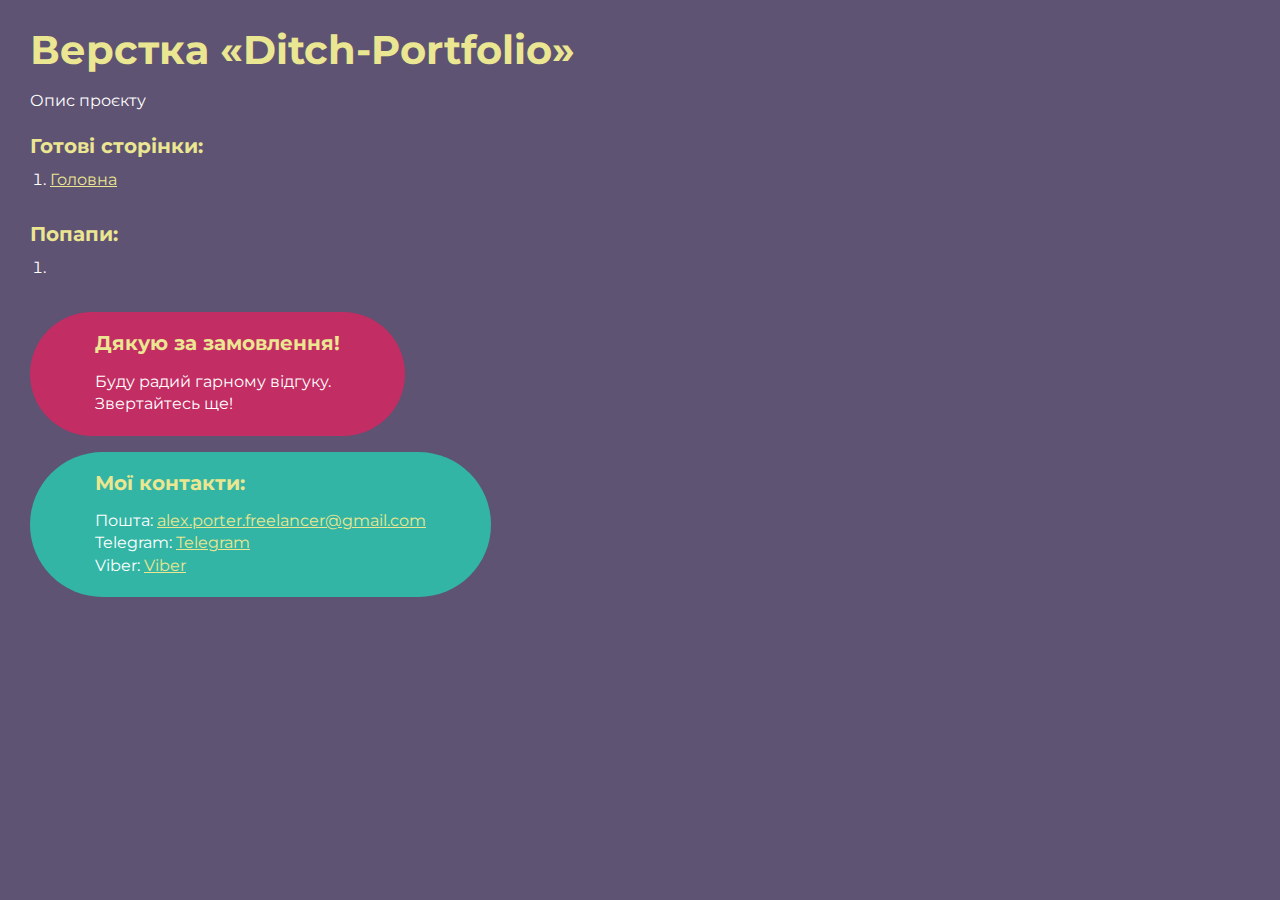
<file: index.html>
<!DOCTYPE html>
<html>

<head>
	<meta charset="UTF-8">
	<meta name="viewport" content="width=device-width, initial-scale=1.0">
	<title>Верстка «Ditch-Portfolio»</title>
</head>

<body>
	<div class="rootpage">
		<h1>Верстка «Ditch-Portfolio»</h1>
		<div class="rootpage__info">
			Опис проєкту
		</div>
		<h2>Готові сторінки:</h2>
		<ol class="rootpage__list">
			<li><a target="_blank" href="home.html">Головна</a></li>
		</ol>
		<h2>Попапи:</h2>
		<ol class="rootpage__list">
			<li><a target="_blank" href="home.html#"></a></li>
		</ol>
		<div class="rootpage__tnx">
			<h2>Дякую за замовлення!</h2>
			<p>Буду радий гарному відгуку.</p>
			<p>Звертайтесь ще!</p>
		</div>
		<div class="rootpage__contacts">
			<h2>Мої контакти:</h2>
			<p>Пошта: <a href="mailto:alex.porter.freelancer@gmail.com">alex.porter.freelancer@gmail.com</a></p>
			<p>Telegram: <a href="https://t.me/alex_porter_freelancer">Telegram</a></p>
			<p>Viber: <a href="https://invite.viber.com/?g=JRBwmXwidlBcTqjWJGZp3q53AJ7nVS_v">Viber</a>
			</p>
		</div>
	</div>
</body>
<style>
	@charset "UTF-8";
	@import url("https://fonts.googleapis.com/css?family=Montserrat:regular,700&display=swap");

	*,
	*::before,
	*::after {
		padding: 0px;
		margin: 0px;
		border: 0px;
		box-sizing: border-box;
	}

	html,
	body {
		height: 100%;
		margin: 0;
		padding: 0;
		min-width: 320px;
		width: 100%;
		color: #fff;
		background-color: #5e5373;
	}

	body {
		font-family: Montserrat;
		font-size: 100%;
		line-height: 1;
		font-size: 1rem;
	}

	a {
		text-decoration: underline;
		color: #ebe691
	}

	a:visited {
		text-decoration: underline;
		color: #aaa768;
	}

	a:hover {
		text-decoration: none;
	}

	ul li {
		list-style: none;
	}

	img {
		vertical-align: top;
	}

	.wrapper {
		width: 100%;
		min-height: 100%;
		overflow: hidden;
	}

	.rootpage {
		padding: 30px;
		display: flex;
		flex-direction: column;
		align-items: flex-start;
	}

	@media (max-width: 767px) {
		.rootpage {
			padding: 30px 15px;
		}
	}

	h1 {
		color: #ebe691;
		font-size: 2.5rem;
		margin: 0px 0px 1.25rem 0px;
	}

	@media (max-width: 767px) {
		h1 {
			font-size: 1.85rem;
			margin: 0px 0px 1.25rem 0px;
		}
	}

	h2 {
		color: #ebe691;
		font-size: 1.25rem;
		margin: 0px 0px 1rem 0px;
	}

	@media (max-width: 767px) {
		h2 {
			font-size: 1.125rem;
			margin: 0px 0px 1rem 0px;
		}
	}

	.rootpage__info {
		line-height: 140%;
		margin: 0px 0px 1.5rem 0px;
	}

	.rootpage__list {
		margin: 0px 0px 2.25rem 1.25rem;
	}

	.rootpage__list li:not(:last-child) {
		margin: 0px 0px 15px 0px;
	}

	.rootpage__contacts,
	.rootpage__tnx {
		border-radius: 200px;
		padding: 20px 65px;
		line-height: 140%;
	}

	@media (max-width: 767px) {

		.rootpage__contacts,
		.rootpage__tnx {
			border-radius: 40px;
			padding: 20px;
		}
	}

	.rootpage__contacts {
		background: #32b5a4;

	}

	.rootpage__contacts a {
		color: #ebe691;
	}

	.rootpage__tnx {
		background: #c22d63;
		margin: 0px 0px 1rem 0px;
	}
</style>

</html>
</file>
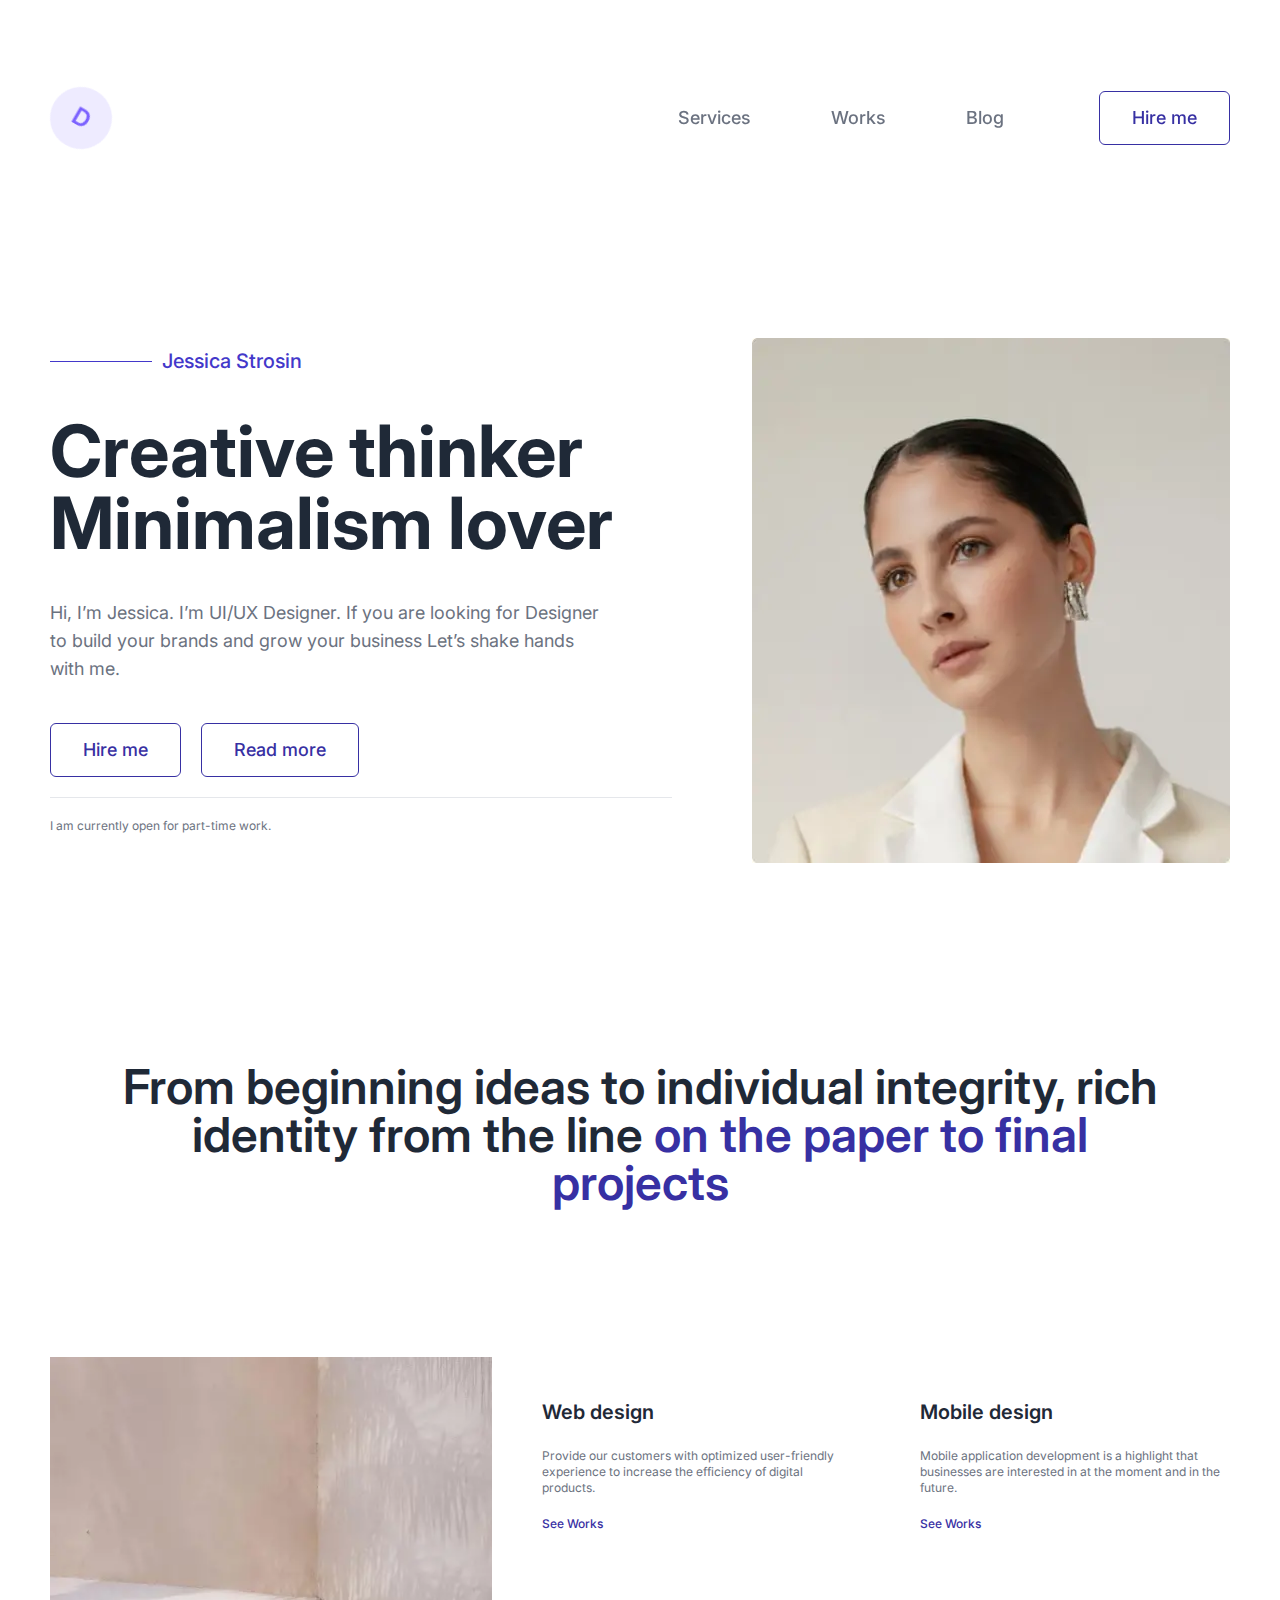
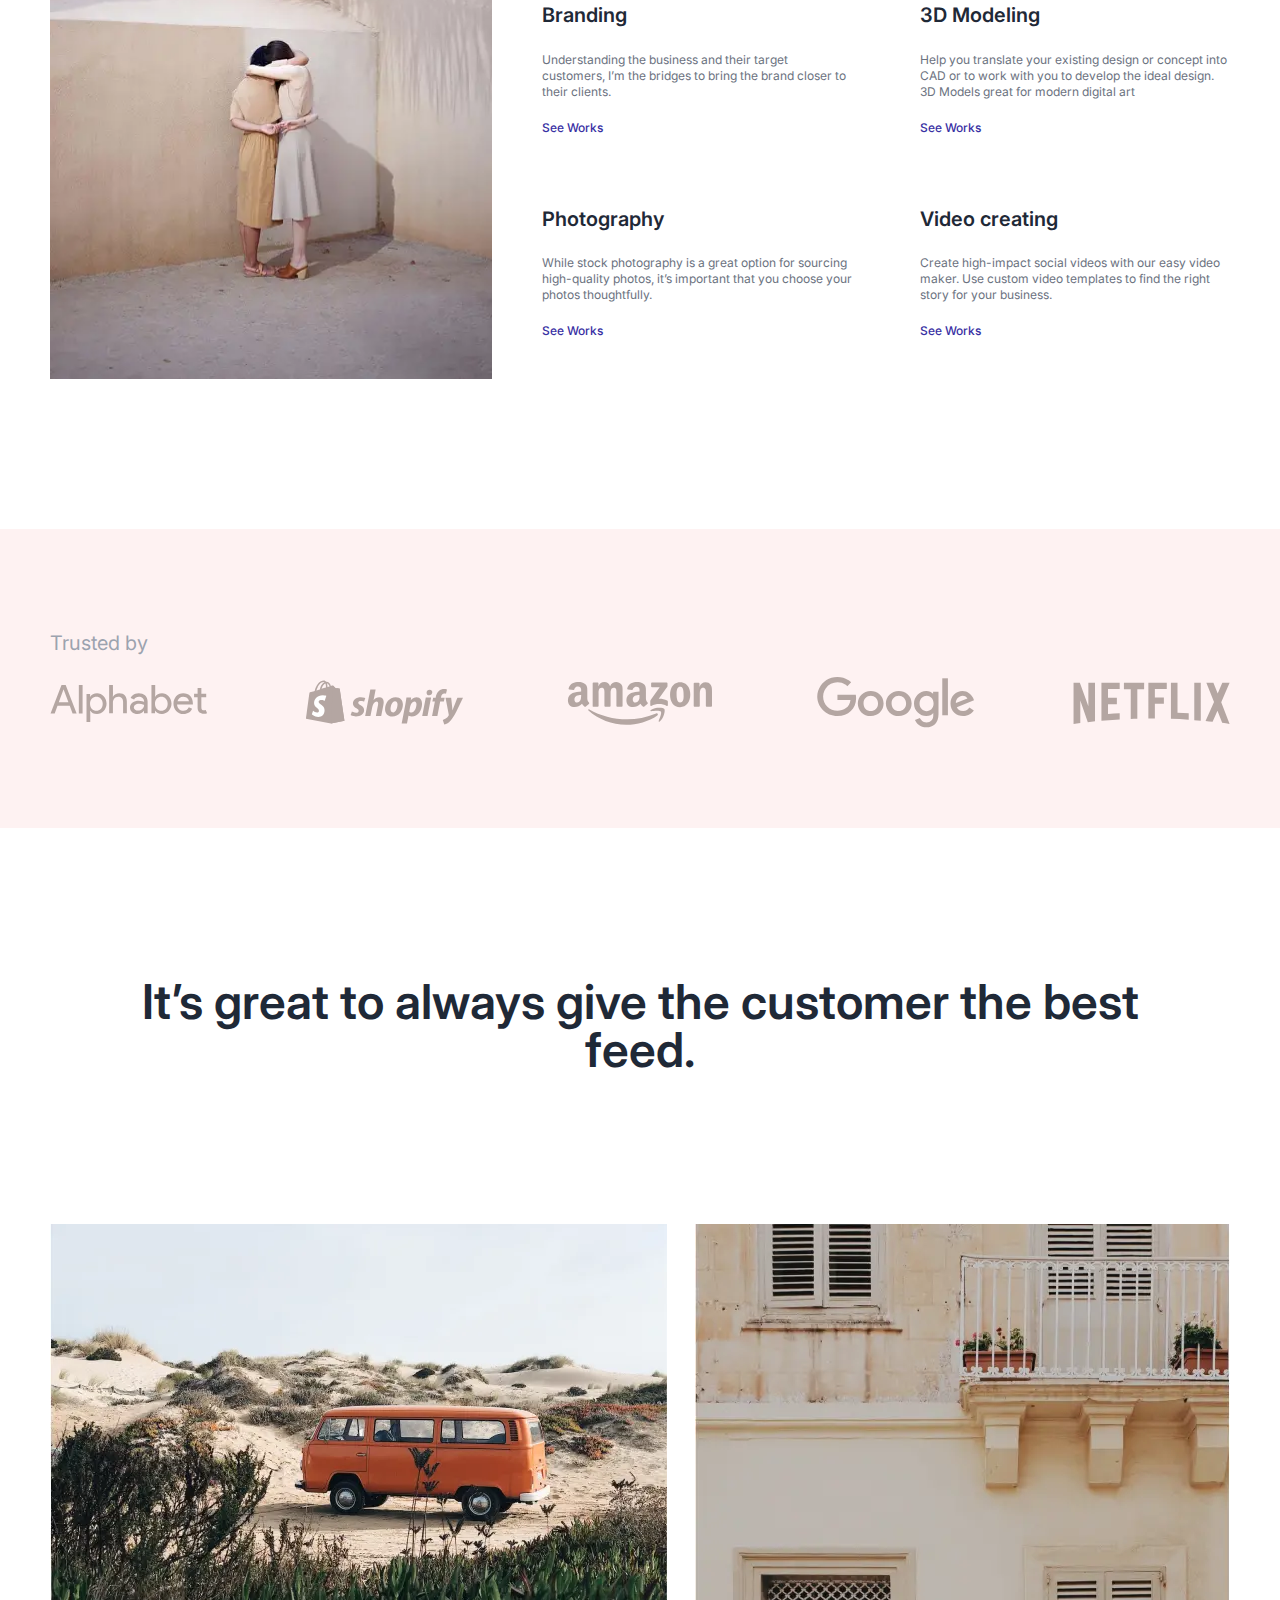
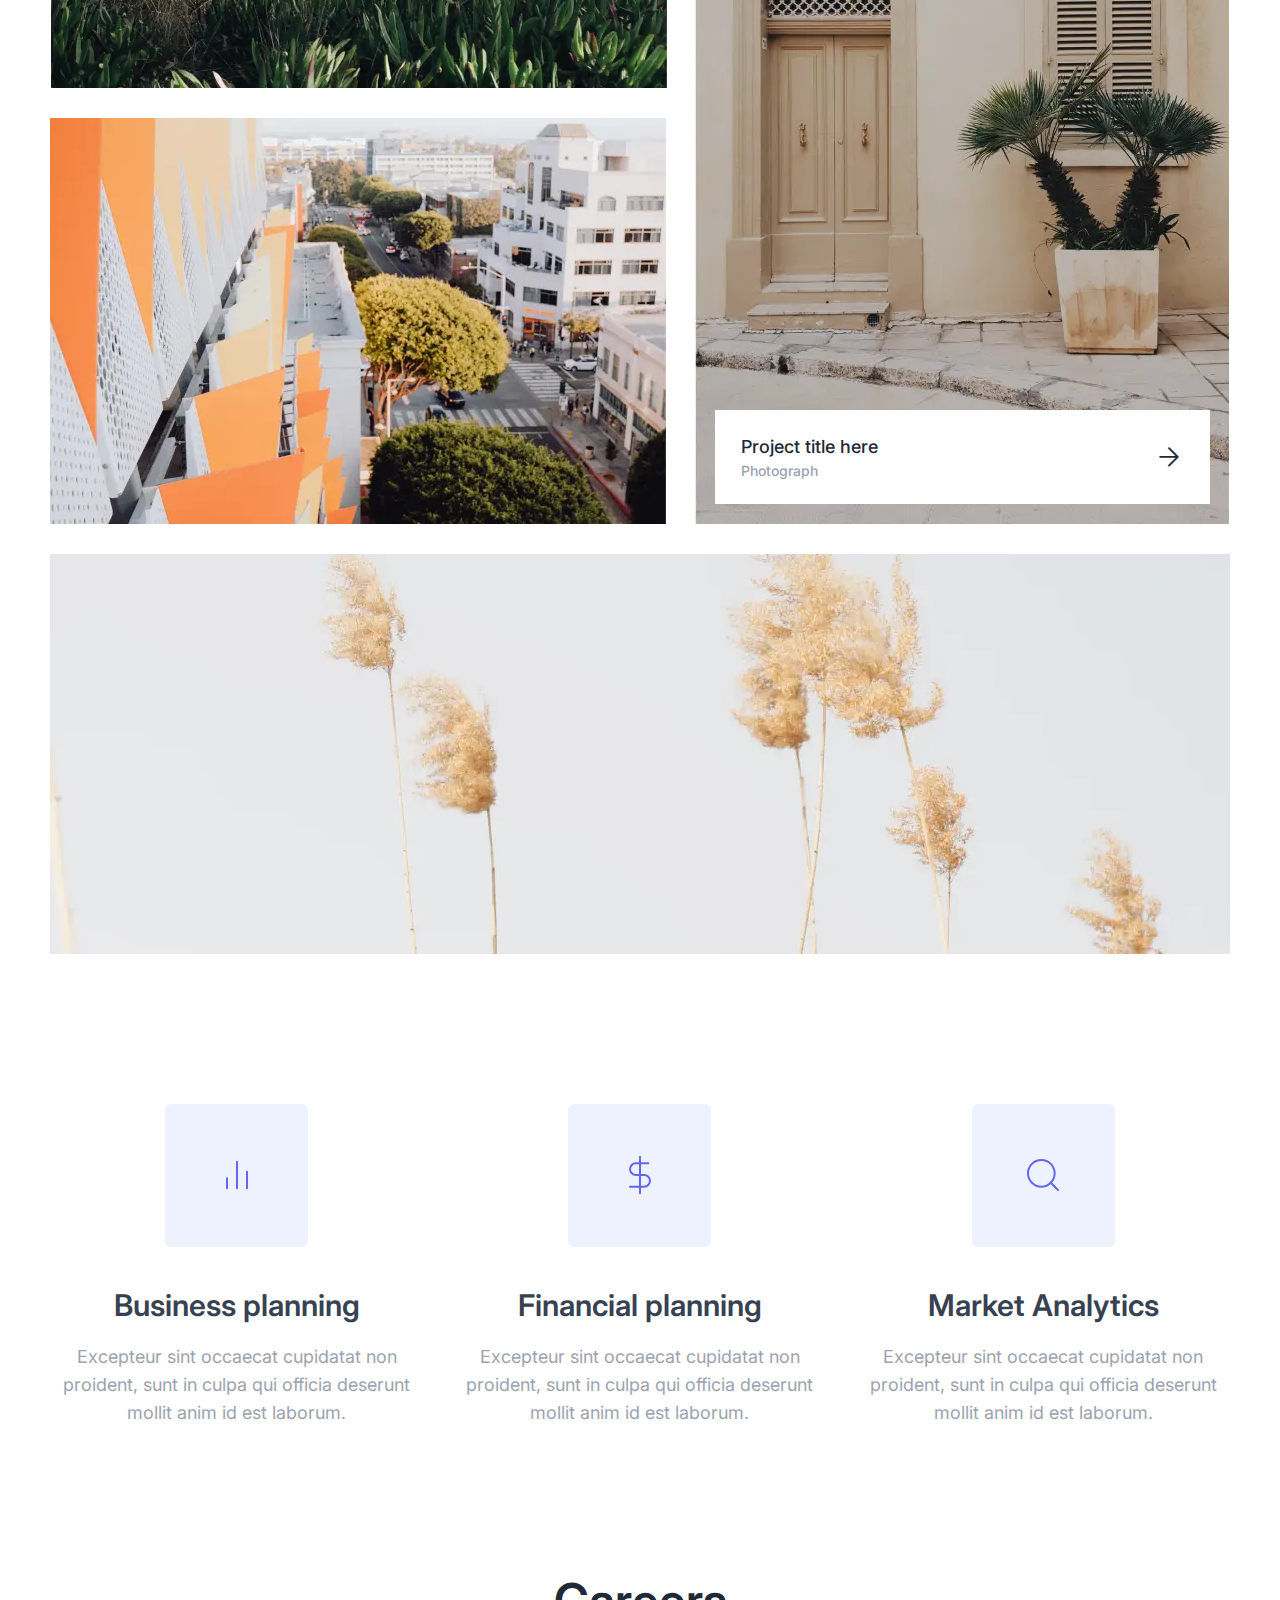
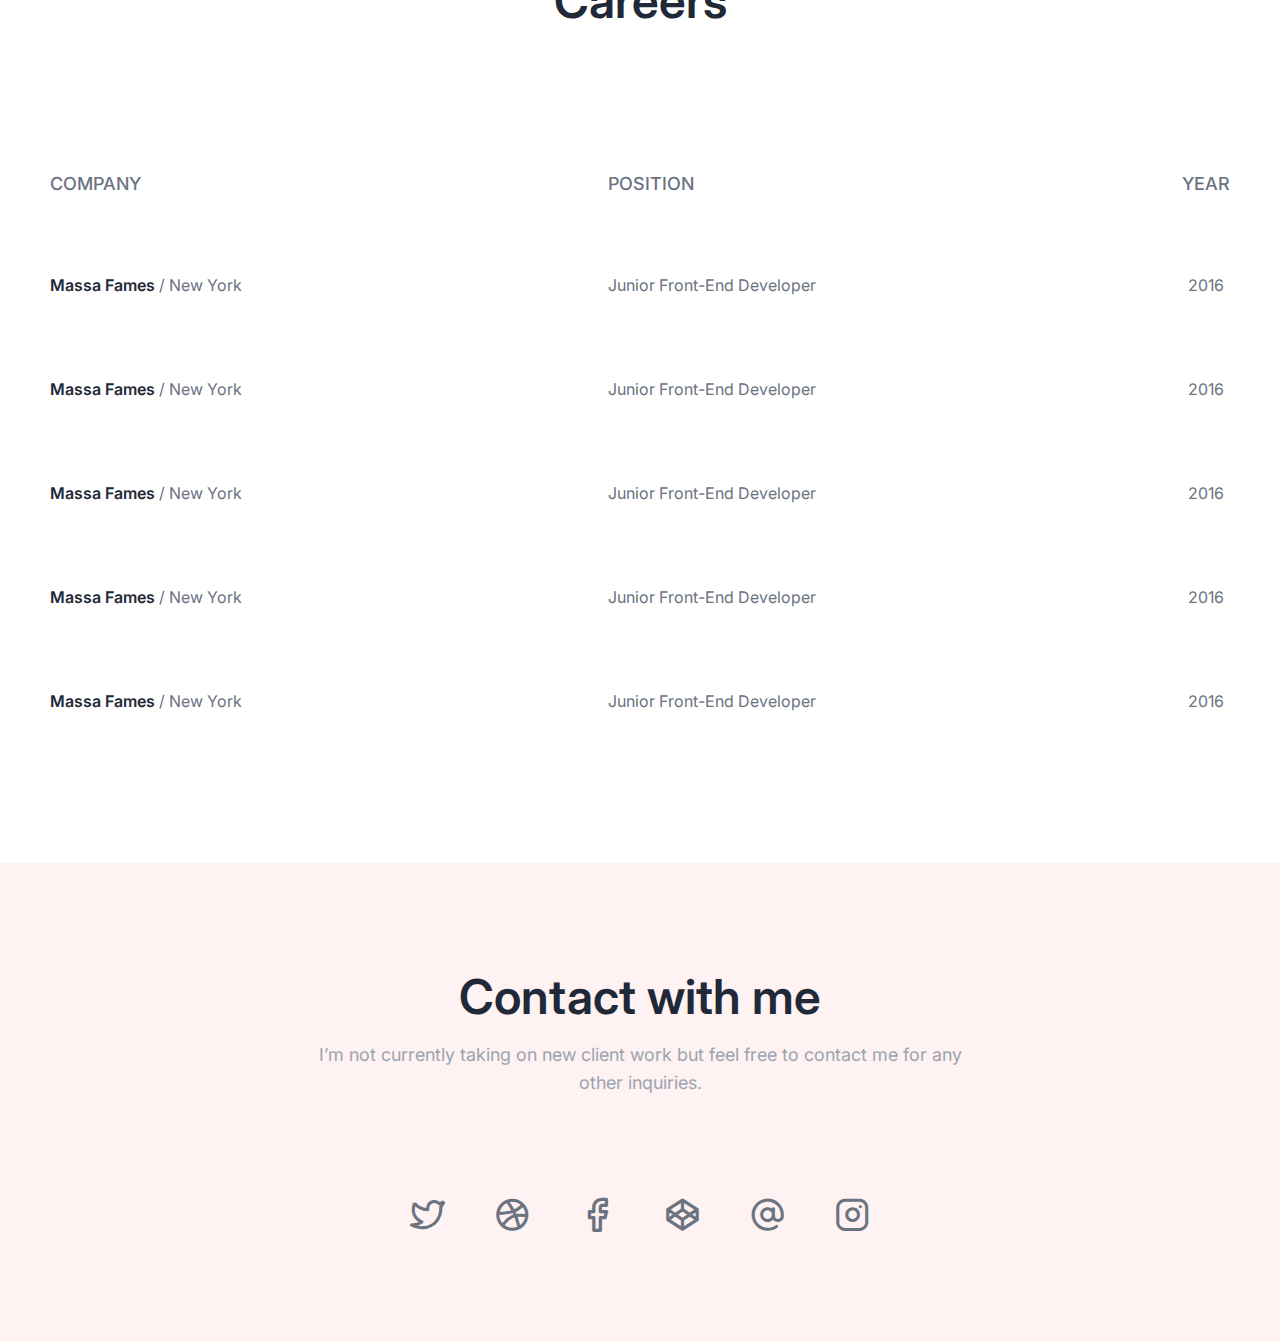
<file: home.html>
<!DOCTYPE html>
<html lang="en">

<head>
	<title>HomePage</title>
	<meta charset="UTF-8">
	<meta name="format-detection" content="telephone=no">
	<!-- <style>body{opacity: 0;}</style> -->
	<link rel="stylesheet" href="css/style.min.css?_v=20230122104207">
	<link rel="shortcut icon" href="">
	<!-- <meta name="robots" content="noindex, nofollow"> -->
	<meta name="viewport" content="width=device-width, initial-scale=1.0">
</head>

<body>
	<div class="wrapper">
		<header class="header">
			<div class="header__container">
				<a href="" class="header__logo">D</a>
				<div class="header__menu menu">
					<nav class="menu__body">
						<ul class="menu__list">
							<li class="menu__item"><a href="" class="menu__link">Services</a></li>
							<li class="menu__item"><a href="" class="menu__link">Works</a></li>
							<li class="menu__item"><a href="" class="menu__link">Blog</a></li>
						</ul>
					</nav>
					<button type="button" data-da=".menu__body,600" class="menu__button button">Hire me</button>
					<button type="button" class="menu__icon icon-menu"><span></span></button>
				</div>
			</div>
		</header>
		<main class="page">
			<section class="page__main main-block">
				<div class="main-block__container">
					<div class="main-block__content content-main-block">
						<div class="content-main-block__subtitle">Jessica Strosin</div>
						<h1 class="content-main-block__title">Creative thinker
							Minimalism lover</h1>
						<div class="content-main-block__text">
							<p>Hi, I’m Jessica. I’m UI/UX Designer. If you are looking for Designer to build your brands and
								grow your business Let’s shake hands with me.</p>
						</div>
						<div class="content-main-block__actions">
							<button type="button" class="content-main-block__button button">Hire me</button>
							<button type="button" class="content-main-block__button button">Read more</button>
						</div>
						<div class="content-main-block__comment">I am currently open for part-time work.</div>
					</div>
					<div class="main-block__image-ibg">
						<picture><source srcset="img/main-block/image.webp" type="image/webp"><img src="img/main-block/image.jpg" alt="Image"></picture>
					</div>
				</div>
			</section>
			<section class="page__projects projects">
				<div class="projects__container">
					<h2 class="projects__title title">From beginning ideas to individual integrity, rich identity from the
						line <span>on the paper to final projects</span></h2>
					<div class="projects__body">
						<div class="projects__image-ibg">
							<picture><source srcset="img/projects/image.webp" type="image/webp"><img src="img/projects/image.jpg" alt="Image"></picture>
						</div>
						<div class="projects__content content-projects">
							<article class="content-projects__item">
								<h3 class="content-projects__title">Web design</h3>
								<div class="content-projects__text">Provide our customers with optimized user-friendly
									experience
									to increase the efficiency of digital products.</div>
								<div class="content-projects__send">
									<a href="" class="content-projects__link _icon-arrow-right">See Works</a>
								</div>
							</article>
							<article class="content-projects__item">
								<h3 class="content-projects__title">Mobile design</h3>
								<div class="content-projects__text">Mobile application development is a highlight that
									businesses are interested in at the moment and in the future.</div>
								<div class="content-projects__send">
									<a href="" class="content-projects__link _icon-arrow-right">See Works</a>
								</div>
							</article>
							<article class="content-projects__item">
								<h3 class="content-projects__title">Branding</h3>
								<div class="content-projects__text">Understanding the business and their target customers, I’m
									the bridges to bring the brand closer to their clients.</div>
								<div class="content-projects__send">
									<a href="" class="content-projects__link _icon-arrow-right">See Works</a>
								</div>
							</article>
							<article class="content-projects__item">
								<h3 class="content-projects__title">3D Modeling</h3>
								<div class="content-projects__text">Help you translate your existing design or concept into CAD
									or to work with you to develop the ideal design. 3D Models great for modern digital art</div>
								<div class="content-projects__send">
									<a href="" class="content-projects__link _icon-arrow-right">See Works</a>
								</div>
							</article>
							<article class="content-projects__item">
								<h3 class="content-projects__title">Photography</h3>
								<div class="content-projects__text">While stock photography is a great option for sourcing
									high-quality photos, it’s important that you choose your photos thoughtfully.</div>
								<div class="content-projects__send">
									<a href="" class="content-projects__link _icon-arrow-right">See Works</a>
								</div>
							</article>
							<article class="content-projects__item">
								<h3 class="content-projects__title">Video creating</h3>
								<div class="content-projects__text">Create high-impact social videos with our easy video maker.
									Use custom video templates to find the right story for your business.</div>
								<div class="content-projects__send">
									<a href="" class="content-projects__link _icon-arrow-right">See Works</a>
								</div>
							</article>
						</div>
					</div>
				</div>
			</section>
			<section class="page__trusted trusted">
				<div class="trusted__container">
					<h3 class="trusted__title">Trusted by</h3>
					<div class="trusted__items">
						<div class="trusted__item">
							<img src="img/trusted/alphabet.svg" alt="Alphabet">
						</div>
						<div class="trusted__item">
							<img src="img/trusted/shopify-original.svg" alt="Shopify">
						</div>
						<div class="trusted__item">
							<img src="img/trusted/amazon.svg" alt="Amazon">
						</div>
						<div class="trusted__item">
							<img src="img/trusted/google-original.svg" alt="Google">
						</div>
						<div class="trusted__item">
							<img src="img/trusted/netflix-primary.svg" alt="Netflix">
						</div>
					</div>
				</div>
			</section>
			<section class="page__photograph photograph">
				<div class="photograph__container">
					<h2 class="photograph__title title">It’s great to always give the customer the best feed.</h2>
					<div class="photograph__body body-photograph">
						<div class="body-photograph__picture-left">
							<a href="" class="body-photograph__image-left">
								<picture><source srcset="img/photograph/image-left-1.webp" type="image/webp"><img src="img/photograph/image-left-1.jpg" alt="Image"></picture>
							</a>
							<a href="" class="body-photograph__image-left">
								<picture><source srcset="img/photograph/image-left-2.webp" type="image/webp"><img src="img/photograph/image-left-2.jpg" alt="Image"></picture>
							</a>
						</div>
						<div class="body-photograph__picture-right">
							<a href="" class="body-photograph__image-right">
								<picture><source srcset="img/photograph/image-right.webp" type="image/webp"><img src="img/photograph/image-right.jpg" alt="Image"></picture>
							</a>
							<a href="" class="body-photograph__link">
								<div class="body-photograph__content">
									<div class="body-photograph__title">Project title here</div>
									<div class="body-photograph__name">Photograph</div>
								</div>
								<div class="body-photograph__icon _icon-arrow-right"></div>
							</a>
						</div>
					</div>
					<div class="body-photograph__picture-bottom">
						<a href="" class="body-photograph__image-bottom">
							<picture><source srcset="img/photograph/image-bottom.webp" type="image/webp"><img src="img/photograph/image-bottom.jpg" alt="Image"></picture>
						</a>
					</div>
				</div>
			</section>
			<section class="page__planning planning">
				<div class="planning__container">
					<div class="planning__item">
						<div class="planning__icon">
							<img src="img/planning/01.svg" alt="Icon">
						</div>
						<h3 class="planning__title">Business planning</h3>
						<div class="planning__text">Excepteur sint occaecat cupidatat non proident, sunt in culpa qui officia
							deserunt mollit anim id est laborum.</div>
					</div>
					<div class="planning__item">
						<div class="planning__icon">
							<img src="img/planning/02.svg" alt="Icon">
						</div>
						<h3 class="planning__title">Financial planning</h3>
						<div class="planning__text">Excepteur sint occaecat cupidatat non proident, sunt in culpa qui officia
							deserunt mollit anim id est laborum.</div>
					</div>
					<div class="planning__item">
						<div class="planning__icon">
							<img src="img/planning/03.svg" alt="Icon">
						</div>
						<h3 class="planning__title">Market Analytics</h3>
						<div class="planning__text">Excepteur sint occaecat cupidatat non proident, sunt in culpa qui officia
							deserunt mollit anim id est laborum.</div>
					</div>
				</div>
			</section>
			<section class="page__careers careers">
				<div class="careers__container">
					<h2 class="careers__title title">Careers</h2>
					<div class="careers__body body-careers">
						<div class="body-careers__column">
							<div class="body-careers__title">COMPANY</div>
							<div class="body-careers__info"><span>Massa Fames</span> / New York</div>
							<div class="body-careers__info"><span>Massa Fames</span> / New York</div>
							<div class="body-careers__info"><span>Massa Fames</span> / New York</div>
							<div class="body-careers__info"><span>Massa Fames</span> / New York</div>
							<div class="body-careers__info"><span>Massa Fames</span> / New York</div>
						</div>
						<div class="body-careers__column">
							<div class="body-careers__title">POSITION</div>
							<div class="body-careers__info">Junior Front-End Developer</div>
							<div class="body-careers__info">Junior Front-End Developer</div>
							<div class="body-careers__info">Junior Front-End Developer</div>
							<div class="body-careers__info">Junior Front-End Developer</div>
							<div class="body-careers__info">Junior Front-End Developer</div>
						</div>
						<div class="body-careers__column">
							<div class="body-careers__title">YEAR</div>
							<div class="body-careers__info">2016</div>
							<div class="body-careers__info">2016</div>
							<div class="body-careers__info">2016</div>
							<div class="body-careers__info">2016</div>
							<div class="body-careers__info">2016</div>
						</div>
					</div>
				</div>
			</section>
		</main>
		<footer class="footer">
			<div class="footer__container">
				<h2 class="footer__title title">Contact with me</h2>
				<div class="footer__text">I’m not currently taking on new client work but feel free to contact me for any other
					inquiries.</div>
				<div class="footer__social social">
					<a href="" class="social__link _icon-twitter"></a>
					<a href="" class="social__link _icon-dribbble"></a>
					<a href="" class="social__link _icon-facebook"></a>
					<a href="" class="social__link _icon-codepen"></a>
					<a href="" class="social__link _icon-at-sign"></a>
					<a href="" class="social__link _icon-instagram"></a>
				</div>
			</div>
		</footer>
	</div>
	<!-- <div id="popup" aria-hidden="true" class="popup">
	<div class="popup__wrapper">
		<div class="popup__content">
			<button data-close type="button" class="popup__close">Закрыть</button>
			<div class="popup__text">
				Text
			</div>
		</div>
	</div>
</div> -->
	<script src="js/app.min.js?_v=20230122104207"></script>
</body>

</html>
</file>
<file: css/style.min.css>
@charset "UTF-8";@import url(https://fonts.googleapis.com/css?family=Inter:regular,500,600,700&display=swap);@font-face{font-family:icons;font-display:swap;src:url(../fonts/icons.woff2) format("woff2"),url(../fonts/icons.woff) format("woff");font-weight:400;font-style:normal}[class*=_icon-]:before{font-family:icons;font-style:normal;font-weight:400;font-variant:normal;text-transform:none;line-height:1;-webkit-font-smoothing:antialiased;-moz-osx-font-smoothing:grayscale}[class*=_icon-]:before{display:block}._icon-arrow-right:before{content:"\e900"}._icon-at-sign:before{content:"\e901"}._icon-codepen:before{content:"\e902"}._icon-dribbble:before{content:"\e903"}._icon-facebook:before{content:"\e904"}._icon-instagram:before{content:"\e905"}._icon-twitter:before{content:"\e906"}*{padding:0;margin:0;border:0}*,:after,:before{-webkit-box-sizing:border-box;box-sizing:border-box}body,html{height:100%;min-width:320px}body{color:#6b7280;line-height:1;font-family:Inter;font-size:1.125rem;-ms-text-size-adjust:100%;-moz-text-size-adjust:100%;-webkit-text-size-adjust:100%;-webkit-font-smoothing:antialiased;-moz-osx-font-smoothing:grayscale}button,input,textarea{font-family:Inter;font-size:inherit}button{cursor:pointer;color:inherit;background-color:inherit}a{color:inherit;text-decoration:none}ul li{list-style:none}img{vertical-align:top}h1,h2,h3,h4,h5,h6{font-weight:inherit;font-size:inherit}.lock body{overflow:hidden;-ms-touch-action:none;touch-action:none;-ms-scroll-chaining:none;overscroll-behavior:none}.wrapper{min-height:100%;display:-webkit-box;display:-ms-flexbox;display:flex;-webkit-box-orient:vertical;-webkit-box-direction:normal;-ms-flex-direction:column;flex-direction:column;overflow:hidden}@supports (overflow:clip){.wrapper{overflow:clip}}.wrapper>main{-webkit-box-flex:1;-ms-flex:1 1 auto;flex:1 1 auto}.wrapper>*{min-width:0}[class*=__container]{max-width:75.625rem;margin:0 auto;padding:0 .9375rem}.button{display:-webkit-box;display:-ms-flexbox;display:flex;-webkit-box-pack:center;-ms-flex-pack:center;justify-content:center;padding:.75rem 2rem;border:1px solid #3730a3;border-radius:6px;color:#3730a3;font-weight:500;line-height:1.5555555556;-webkit-transition:all .5s ease 0s;-o-transition:all .5s ease 0s;transition:all .5s ease 0s}[class*=-ibg]{position:relative}[class*=-ibg] img{position:absolute;width:100%;height:100%;top:0;left:0;-o-object-fit:cover;object-fit:cover}[class*=-ibg_contain] img{-o-object-fit:contain;object-fit:contain}.title{font-weight:600;line-height:1;color:#1f2937;text-align:center;margin:0 auto;max-width:64.9375rem}.title:not(:last-child){margin-bottom:3.125em}.title span{color:#3730a3}.header{position:fixed;top:0;left:0;width:100%;z-index:50;-webkit-transition:all .3s ease 0s;-o-transition:all .3s ease 0s;transition:all .3s ease 0s}.header._header-scroll{padding-top:.625rem;padding-bottom:.625rem;background-color:rgba(0,0,0,.1)}.header__container{display:-webkit-box;display:-ms-flexbox;display:flex;-webkit-box-pack:justify;-ms-flex-pack:justify;justify-content:space-between;-webkit-box-align:center;-ms-flex-align:center;align-items:center}.header__logo{display:-webkit-box;display:-ms-flexbox;display:flex;-webkit-box-align:center;-ms-flex-align:center;align-items:center;-webkit-box-pack:center;-ms-flex-pack:center;justify-content:center;gap:.9375rem;background-color:#eeebff;border-radius:50%;font-weight:600;line-height:1.3333333333;color:#7b61ff;-webkit-transform:rotate(30deg);-ms-transform:rotate(30deg);transform:rotate(30deg);position:relative;z-index:5}.header__menu{display:-webkit-box;display:-ms-flexbox;display:flex;-webkit-box-align:center;-ms-flex-align:center;align-items:center;gap:.9375rem}.menu-open .menu__body{top:0}.menu__list{display:-webkit-box;display:-ms-flexbox;display:flex;-webkit-box-align:center;-ms-flex-align:center;align-items:center;-webkit-box-pack:center;-ms-flex-pack:center;justify-content:center;-ms-flex-wrap:wrap;flex-wrap:wrap}.menu__link{font-weight:500;line-height:1.5555555556}.icon-menu{display:none}.footer{background-color:#fef2f2}.footer__container{display:-webkit-box;display:-ms-flexbox;display:flex;-webkit-box-align:center;-ms-flex-align:center;align-items:center;-webkit-box-orient:vertical;-webkit-box-direction:normal;-ms-flex-direction:column;flex-direction:column}.footer__title:not(:last-child){margin-bottom:.4166666667em}.footer__text{line-height:1.5555555556;text-align:center;color:#9ca3af;max-width:41.5rem}.footer__social{display:-webkit-box;display:-ms-flexbox;display:flex;-ms-flex-wrap:wrap;flex-wrap:wrap;-webkit-box-align:center;-ms-flex-align:center;align-items:center;-webkit-box-pack:center;-ms-flex-pack:center;justify-content:center}.social__link{-webkit-transition:color .4s ease 0s;-o-transition:color .4s ease 0s;transition:color .4s ease 0s}.main-block__container{display:-webkit-box;display:-ms-flexbox;display:flex;-webkit-box-align:center;-ms-flex-align:center;align-items:center}.main-block__content{-webkit-box-flex:1;-ms-flex:1 1 auto;flex:1 1 auto}.main-block__image-ibg{-webkit-box-flex:0;-ms-flex:0 0 40.5084745763%;flex:0 0 40.5084745763%;padding-bottom:44.4915254237%;height:100%;border-radius:6px}.content-main-block__subtitle{position:relative;font-weight:500;line-height:1.4;color:#4338ca}.content-main-block__subtitle:not(:last-child){margin-bottom:2em}.content-main-block__subtitle::before{content:"";position:absolute;height:.0625rem;background-color:#4338ca;left:0;top:50%}.content-main-block__title{font-weight:700;line-height:1;color:#1f2937}.content-main-block__title:not(:last-child){margin-bottom:.5555555556em}.content-main-block__text{max-width:34.5625rem;line-height:1.5555555556}.content-main-block__text:not(:last-child){margin-bottom:2.2222222222em}.content-main-block__actions{display:-webkit-box;display:-ms-flexbox;display:flex;gap:1.25rem;border-bottom:1px solid #e5e7eb;padding-bottom:1.25rem}.content-main-block__actions:not(:last-child){margin-bottom:1.25rem}.content-main-block__comment{font-size:.75rem;line-height:1.3333333333;margin-bottom:1.25rem}.projects__body{display:-webkit-box;display:-ms-flexbox;display:flex;-webkit-box-align:center;-ms-flex-align:center;align-items:center}.projects__image-ibg{-webkit-box-flex:0;-ms-flex:0 0 37.4576271186%;flex:0 0 37.4576271186%;padding-bottom:52.7118644068%}.projects__content{-webkit-box-flex:1;-ms-flex:1 1 auto;flex:1 1 auto;display:-ms-grid;display:grid;-ms-grid-columns:(1fr)[2];grid-template-columns:repeat(2,1fr);-webkit-box-align:center;-ms-flex-align:center;align-items:center;-webkit-box-pack:center;-ms-flex-pack:center;justify-content:center}.content-projects__item{display:-webkit-box;display:-ms-flexbox;display:flex;-webkit-box-orient:vertical;-webkit-box-direction:normal;-ms-flex-direction:column;flex-direction:column}.content-projects__title{font-weight:600;line-height:1.5555555556;color:#1f2937}.content-projects__text{font-size:.75rem;line-height:1.3333333333}.content-projects__send{font-weight:500;font-size:.75rem;line-height:1.3333333333;color:#3730a3}.content-projects__link{display:-webkit-inline-box;display:-ms-inline-flexbox;display:inline-flex;-webkit-box-orient:horizontal;-webkit-box-direction:reverse;-ms-flex-direction:row-reverse;flex-direction:row-reverse;-webkit-box-align:center;-ms-flex-align:center;align-items:center;-webkit-box-pack:center;-ms-flex-pack:center;justify-content:center;gap:.3125rem}.content-projects__link::before{display:none}.trusted{background-color:#fef2f2}.trusted__title{font-size:1.25rem;line-height:1.4;color:#9ca3af}.trusted__title:not(:last-child){margin-bottom:1em}.trusted__items{display:-webkit-box;display:-ms-flexbox;display:flex;-webkit-box-pack:justify;-ms-flex-pack:justify;justify-content:space-between;gap:2.1875rem;-webkit-box-align:center;-ms-flex-align:center;align-items:center;-ms-flex-wrap:wrap;flex-wrap:wrap}.trusted__item{text-align:center}.trusted__item img{max-width:100%}.photograph__body{display:-webkit-box;display:-ms-flexbox;display:flex;-webkit-box-align:center;-ms-flex-align:center;align-items:center;-webkit-box-pack:justify;-ms-flex-pack:justify;justify-content:space-between;gap:.9375rem}.body-photograph__picture-left{display:-webkit-box;display:-ms-flexbox;display:flex;-webkit-box-orient:vertical;-webkit-box-direction:normal;-ms-flex-direction:column;flex-direction:column}.body-photograph__image-left img{max-width:100%;-webkit-transition:-webkit-transform .7s ease 0s;transition:-webkit-transform .7s ease 0s;-o-transition:transform .7s ease 0s;transition:transform .7s ease 0s;transition:transform .7s ease 0s,-webkit-transform .7s ease 0s}.body-photograph__picture-right{position:relative}.body-photograph__image-right img{max-width:100%;-webkit-transition:-webkit-transform .7s ease 0s;transition:-webkit-transform .7s ease 0s;-o-transition:transform .7s ease 0s;transition:transform .7s ease 0s;transition:transform .7s ease 0s,-webkit-transform .7s ease 0s}.body-photograph__link{position:absolute;width:92.4953095685%;height:10.4444444444%;bottom:2.2222222222%;left:3.7523452158%;background-color:#fff;padding-top:1.4375rem;padding-bottom:1.4375rem;display:-webkit-box;display:-ms-flexbox;display:flex;-webkit-box-align:center;-ms-flex-align:center;align-items:center;-webkit-box-pack:justify;-ms-flex-pack:justify;justify-content:space-between}.body-photograph__content{display:-webkit-box;display:-ms-flexbox;display:flex;-webkit-box-orient:vertical;-webkit-box-direction:normal;-ms-flex-direction:column;flex-direction:column}.body-photograph__title{font-weight:500;line-height:1.5555555556;color:#1f2937}.body-photograph__name{font-weight:500;line-height:1.4285714286;color:#9ca3af}.body-photograph__icon{color:#1f2937}.body-photograph__image-bottom img{max-width:100%;-webkit-transition:-webkit-transform .7s ease 0s;transition:-webkit-transform .7s ease 0s;-o-transition:transform .7s ease 0s;transition:transform .7s ease 0s;transition:transform .7s ease 0s,-webkit-transform .7s ease 0s}.planning__container{display:-webkit-box;display:-ms-flexbox;display:flex;-webkit-box-pack:justify;-ms-flex-pack:justify;justify-content:space-between;-webkit-box-align:center;-ms-flex-align:center;align-items:center;text-align:center;gap:1.875rem}.planning__item{display:-webkit-box;display:-ms-flexbox;display:flex;-webkit-box-orient:vertical;-webkit-box-direction:normal;-ms-flex-direction:column;flex-direction:column;-webkit-box-align:center;-ms-flex-align:center;align-items:center;-webkit-box-pack:center;-ms-flex-pack:center;justify-content:center}.planning__icon{background-color:#eef2ff;border-radius:6px;display:-webkit-box;display:-ms-flexbox;display:flex;-webkit-box-align:center;-ms-flex-align:center;align-items:center;-webkit-box-pack:center;-ms-flex-pack:center;justify-content:center}.planning__title{font-weight:600;line-height:1.2;color:#374151}.planning__title:not(:last-child){margin-bottom:.6666666667em}.planning__text{line-height:1.5555555556;color:#9ca3af}.careers__body{display:-webkit-box;display:-ms-flexbox;display:flex;-webkit-box-pack:justify;-ms-flex-pack:justify;justify-content:space-between}.body-careers__column{display:-ms-grid;display:grid}.body-careers__title{font-weight:500;text-transform:uppercase}.body-careers__info{text-align:center;line-height:1.5}.body-careers__info span{font-weight:600;color:#1f2937}@media (min-width:73.75em){.header{padding-top:5.4375rem}.header{padding-bottom:5.4375rem}.projects__content{gap:4.25rem}}@media (min-width:75.625em){.title{font-size:3rem}.header__logo{width:3.875rem}.header__logo{height:3.875rem}.header__logo{font-size:1.5rem}.menu__list{gap:5rem}.menu__button{margin-left:5rem}.footer{padding-top:6.875rem}.footer{padding-bottom:6.875rem}.footer__text{font-size:1.125rem}.footer__text:not(:last-child){margin-bottom:6.25rem}.footer__social{gap:3.125rem}.social__link{font-size:2.1875rem}.main-block{padding-top:21.125rem}.main-block{padding-bottom:6.25rem}.main-block__container{gap:5rem}.content-main-block__subtitle{font-size:1.25rem}.content-main-block__subtitle{padding-left:7rem}.content-main-block__subtitle::before{width:6.375rem}.content-main-block__title{font-size:4.5rem}.content-main-block__text{font-size:1.125rem}.projects{padding-top:6.25rem}.projects{padding-bottom:9.375rem}.projects__body{gap:3.125rem}.content-projects__item{gap:1.25rem}.content-projects__title{font-size:1.25rem}.trusted{padding-top:6.25rem}.trusted{padding-bottom:6.25rem}.photograph{padding-top:9.375rem}.photograph{padding-bottom:9.375rem}.body-photograph__picture-left{gap:1.875rem}.body-photograph__link{padding-right:1.625rem}.body-photograph__link{padding-left:1.625rem}.body-photograph__title{font-size:1.125rem}.body-photograph__name{font-size:.875rem}.body-photograph__icon{font-size:1.875rem}.body-photograph__picture-bottom{margin-top:1.875rem}.planning{padding-bottom:9.375rem}.planning__icon{width:8.9375rem}.planning__icon{height:8.9375rem}.planning__icon:not(:last-child){margin-bottom:2.5rem}.planning__title{font-size:1.875rem}.planning__text{font-size:1.125rem}.careers{padding-bottom:9.375rem}.careers__body{gap:2.5rem}.body-careers__column{gap:5rem}.body-careers__title{font-size:1.125rem}.body-careers__info{font-size:1rem}}@media (max-width:50em){.projects__content{gap:.9375rem}}@media (max-width:35em){.photograph__body{-webkit-box-orient:vertical;-webkit-box-direction:normal;-ms-flex-direction:column;flex-direction:column}}@media (max-width:20em){.title{font-size:1.25rem}.header__logo{width:3.375rem}.header__logo{height:3.375rem}.header__logo{font-size:1.25rem}.menu__list{gap:1.25rem}.menu__button{margin-left:1.25rem}.footer{padding-top:2.5rem}.footer{padding-bottom:2.5rem}.footer__text{font-size:.75rem}.footer__text:not(:last-child){margin-bottom:2.5rem}.footer__social{gap:1.5625rem}.social__link{font-size:1.5rem}.main-block{padding-top:6.25rem}.main-block{padding-bottom:1.25rem}.main-block__container{gap:1.875rem}.content-main-block__subtitle{font-size:.875rem}.content-main-block__subtitle{padding-left:3.75rem}.content-main-block__subtitle::before{width:3.125rem}.content-main-block__title{font-size:1.75rem}.content-main-block__text{font-size:.75rem}.projects{padding-top:1.25rem}.projects{padding-bottom:2.5rem}.projects__body{gap:1.25rem}.content-projects__item{gap:.625rem}.content-projects__title{font-size:1rem}.trusted{padding-top:2.5rem}.trusted{padding-bottom:2.5rem}.photograph{padding-top:2.5rem}.photograph{padding-bottom:2.5rem}.body-photograph__picture-left{gap:.625rem}.body-photograph__link{padding-right:1.125rem}.body-photograph__link{padding-left:1.125rem}.body-photograph__title{font-size:.75rem}.body-photograph__name{font-size:.625rem}.body-photograph__icon{font-size:1.125rem}.body-photograph__picture-bottom{margin-top:.625rem}.planning{padding-bottom:2.5rem}.planning__icon{width:5rem}.planning__icon{height:5rem}.planning__icon:not(:last-child){margin-bottom:1.25rem}.planning__title{font-size:1.125rem}.planning__text{font-size:.75rem}.careers{padding-bottom:2.5rem}.careers__body{gap:.625rem}.body-careers__column{gap:.9375rem}.body-careers__title{font-size:.875rem}.body-careers__info{font-size:.625rem}}@media (max-width:68.75em){.trusted__items{-webkit-box-pack:center;-ms-flex-pack:center;justify-content:center}}@media (max-width:61.99875em){.planning__container{-webkit-box-orient:vertical;-webkit-box-direction:normal;-ms-flex-direction:column;flex-direction:column;max-width:22.5rem}}@media (max-width:47.99875em){.main-block__container{display:block}.main-block__image-ibg{padding-bottom:109.7826086957%}.projects__body{-webkit-box-orient:vertical;-webkit-box-direction:normal;-ms-flex-direction:column;flex-direction:column;flex-direction:column-reverse}.projects__image-ibg{width:62%;padding-bottom:87%}}@media (max-width:43.75em){.header{padding-top:.625rem}.header{padding-bottom:.625rem}}@media (max-width:37.5em){.menu__body{position:fixed;width:100%;height:100%;display:-webkit-box;display:-ms-flexbox;display:flex;-webkit-box-orient:vertical;-webkit-box-direction:normal;-ms-flex-direction:column;flex-direction:column;-webkit-box-align:center;-ms-flex-align:center;align-items:center;top:-100%;left:0;overflow:auto;background-color:#fef2f2;padding:0 .9375rem 1.875rem .9375rem;-webkit-transition:all .3s ease 0s;-o-transition:all .3s ease 0s;transition:all .3s ease 0s}.menu__list{-webkit-box-orient:vertical;-webkit-box-direction:normal;-ms-flex-direction:column;flex-direction:column;text-align:center;row-gap:1.875rem}.menu__link{font-size:1.625rem}.menu__button{border:1px solid #6b7280;color:#6b7280;margin-top:1.875rem;margin-left:0}.icon-menu{display:block;position:relative;width:1.875rem;height:1.125rem;z-index:5}.icon-menu span,.icon-menu::after,.icon-menu::before{content:"";-webkit-transition:all .3s ease 0s;-o-transition:all .3s ease 0s;transition:all .3s ease 0s;right:0;position:absolute;width:100%;height:.125rem;background-color:#6b7280}.icon-menu::before{top:0}.icon-menu::after{bottom:0}.icon-menu span{top:calc(50% - .0625rem)}.menu-open .icon-menu span{width:0}.menu-open .icon-menu::before{top:calc(50% - .0625rem);-webkit-transform:rotate(-45deg);-ms-transform:rotate(-45deg);transform:rotate(-45deg)}.menu-open .icon-menu::after{bottom:calc(50% - .0625rem);-webkit-transform:rotate(45deg);-ms-transform:rotate(45deg);transform:rotate(45deg)}}@media (max-width:37.5em) and (max-width:20em){.menu__body{padding-top:6.25rem}}@media (max-width:37.5em) and (any-hover:none){.icon-menu{cursor:default}}@media (max-width:29.99875em){.content-main-block__actions{-webkit-box-orient:vertical;-webkit-box-direction:normal;-ms-flex-direction:column;flex-direction:column}.projects__content{-ms-grid-columns:1fr;grid-template-columns:1fr}.careers__body{text-align:center}}@media (min-width:20em) and (max-width:75.625em){@supports (font-size:clamp(1.25rem ,0.6207865169rem + 3.1460674157vw ,3rem)){.title{font-size:clamp(1.25rem ,.6207865169rem + 3.1460674157vw ,3rem)}}@supports not (font-size:clamp(1.25rem ,0.6207865169rem + 3.1460674157vw ,3rem)){.title{font-size:calc(1.25rem + 1.75 * (100vw - 20rem)/ 55.625)}}@supports (width:clamp(3.375rem ,3.1952247191rem + 0.8988764045vw ,3.875rem)){.header__logo{width:clamp(3.375rem ,3.1952247191rem + .8988764045vw ,3.875rem)}}@supports not (width:clamp(3.375rem ,3.1952247191rem + 0.8988764045vw ,3.875rem)){.header__logo{width:calc(3.375rem + .5 * (100vw - 20rem)/ 55.625)}}@supports (height:clamp(3.375rem ,3.1952247191rem + 0.8988764045vw ,3.875rem)){.header__logo{height:clamp(3.375rem ,3.1952247191rem + .8988764045vw ,3.875rem)}}@supports not (height:clamp(3.375rem ,3.1952247191rem + 0.8988764045vw ,3.875rem)){.header__logo{height:calc(3.375rem + .5 * (100vw - 20rem)/ 55.625)}}@supports (font-size:clamp(1.25rem ,1.1601123596rem + 0.4494382022vw ,1.5rem)){.header__logo{font-size:clamp(1.25rem ,1.1601123596rem + .4494382022vw ,1.5rem)}}@supports not (font-size:clamp(1.25rem ,1.1601123596rem + 0.4494382022vw ,1.5rem)){.header__logo{font-size:calc(1.25rem + .25 * (100vw - 20rem)/ 55.625)}}@supports (gap:clamp(1.25rem ,-0.0983146067rem + 6.7415730337vw ,5rem)){.menu__list{gap:clamp(1.25rem ,-.0983146067rem + 6.7415730337vw ,5rem)}}@supports not (gap:clamp(1.25rem ,-0.0983146067rem + 6.7415730337vw ,5rem)){.menu__list{gap:calc(1.25rem + 3.75 * (100vw - 20rem)/ 55.625)}}@supports (margin-left:clamp(1.25rem ,-0.0983146067rem + 6.7415730337vw ,5rem)){.menu__button{margin-left:clamp(1.25rem ,-.0983146067rem + 6.7415730337vw ,5rem)}}@supports not (margin-left:clamp(1.25rem ,-0.0983146067rem + 6.7415730337vw ,5rem)){.menu__button{margin-left:calc(1.25rem + 3.75 * (100vw - 20rem)/ 55.625)}}@supports (padding-top:clamp(2.5rem ,0.9269662921rem + 7.8651685393vw ,6.875rem)){.footer{padding-top:clamp(2.5rem ,.9269662921rem + 7.8651685393vw ,6.875rem)}}@supports not (padding-top:clamp(2.5rem ,0.9269662921rem + 7.8651685393vw ,6.875rem)){.footer{padding-top:calc(2.5rem + 4.375 * (100vw - 20rem)/ 55.625)}}@supports (padding-bottom:clamp(2.5rem ,0.9269662921rem + 7.8651685393vw ,6.875rem)){.footer{padding-bottom:clamp(2.5rem ,.9269662921rem + 7.8651685393vw ,6.875rem)}}@supports not (padding-bottom:clamp(2.5rem ,0.9269662921rem + 7.8651685393vw ,6.875rem)){.footer{padding-bottom:calc(2.5rem + 4.375 * (100vw - 20rem)/ 55.625)}}@supports (font-size:clamp(0.75rem ,0.6151685393rem + 0.6741573034vw ,1.125rem)){.footer__text{font-size:clamp(.75rem ,.6151685393rem + .6741573034vw ,1.125rem)}}@supports not (font-size:clamp(0.75rem ,0.6151685393rem + 0.6741573034vw ,1.125rem)){.footer__text{font-size:calc(.75rem + .375 * (100vw - 20rem)/ 55.625)}}@supports (margin-bottom:clamp(2.5rem ,1.1516853933rem + 6.7415730337vw ,6.25rem)){.footer__text:not(:last-child){margin-bottom:clamp(2.5rem ,1.1516853933rem + 6.7415730337vw ,6.25rem)}}@supports not (margin-bottom:clamp(2.5rem ,1.1516853933rem + 6.7415730337vw ,6.25rem)){.footer__text:not(:last-child){margin-bottom:calc(2.5rem + 3.75 * (100vw - 20rem)/ 55.625)}}@supports (gap:clamp(1.5625rem ,1.0007022472rem + 2.808988764vw ,3.125rem)){.footer__social{gap:clamp(1.5625rem ,1.0007022472rem + 2.808988764vw ,3.125rem)}}@supports not (gap:clamp(1.5625rem ,1.0007022472rem + 2.808988764vw ,3.125rem)){.footer__social{gap:calc(1.5625rem + 1.5625 * (100vw - 20rem)/ 55.625)}}@supports (font-size:clamp(1.5rem ,1.2528089888rem + 1.2359550562vw ,2.1875rem)){.social__link{font-size:clamp(1.5rem ,1.2528089888rem + 1.2359550562vw ,2.1875rem)}}@supports not (font-size:clamp(1.5rem ,1.2528089888rem + 1.2359550562vw ,2.1875rem)){.social__link{font-size:calc(1.5rem + .6875 * (100vw - 20rem)/ 55.625)}}@supports (padding-top:clamp(6.25rem ,0.9016853933rem + 26.7415730337vw ,21.125rem)){.main-block{padding-top:clamp(6.25rem ,.9016853933rem + 26.7415730337vw ,21.125rem)}}@supports not (padding-top:clamp(6.25rem ,0.9016853933rem + 26.7415730337vw ,21.125rem)){.main-block{padding-top:calc(6.25rem + 14.875 * (100vw - 20rem)/ 55.625)}}@supports (padding-bottom:clamp(1.25rem ,-0.547752809rem + 8.9887640449vw ,6.25rem)){.main-block{padding-bottom:clamp(1.25rem ,-.547752809rem + 8.9887640449vw ,6.25rem)}}@supports not (padding-bottom:clamp(1.25rem ,-0.547752809rem + 8.9887640449vw ,6.25rem)){.main-block{padding-bottom:calc(1.25rem + 5 * (100vw - 20rem)/ 55.625)}}@supports (gap:clamp(1.875rem ,0.7514044944rem + 5.6179775281vw ,5rem)){.main-block__container{gap:clamp(1.875rem ,.7514044944rem + 5.6179775281vw ,5rem)}}@supports not (gap:clamp(1.875rem ,0.7514044944rem + 5.6179775281vw ,5rem)){.main-block__container{gap:calc(1.875rem + 3.125 * (100vw - 20rem)/ 55.625)}}@supports (font-size:clamp(0.875rem ,0.7401685393rem + 0.6741573034vw ,1.25rem)){.content-main-block__subtitle{font-size:clamp(.875rem ,.7401685393rem + .6741573034vw ,1.25rem)}}@supports not (font-size:clamp(0.875rem ,0.7401685393rem + 0.6741573034vw ,1.25rem)){.content-main-block__subtitle{font-size:calc(.875rem + .375 * (100vw - 20rem)/ 55.625)}}@supports (padding-left:clamp(3.75rem ,2.5814606742rem + 5.8426966292vw ,7rem)){.content-main-block__subtitle{padding-left:clamp(3.75rem ,2.5814606742rem + 5.8426966292vw ,7rem)}}@supports not (padding-left:clamp(3.75rem ,2.5814606742rem + 5.8426966292vw ,7rem)){.content-main-block__subtitle{padding-left:calc(3.75rem + 3.25 * (100vw - 20rem)/ 55.625)}}@supports (width:clamp(3.125rem ,1.9564606742rem + 5.8426966292vw ,6.375rem)){.content-main-block__subtitle::before{width:clamp(3.125rem ,1.9564606742rem + 5.8426966292vw ,6.375rem)}}@supports not (width:clamp(3.125rem ,1.9564606742rem + 5.8426966292vw ,6.375rem)){.content-main-block__subtitle::before{width:calc(3.125rem + 3.25 * (100vw - 20rem)/ 55.625)}}@supports (font-size:clamp(1.75rem ,0.7612359551rem + 4.9438202247vw ,4.5rem)){.content-main-block__title{font-size:clamp(1.75rem ,.7612359551rem + 4.9438202247vw ,4.5rem)}}@supports not (font-size:clamp(1.75rem ,0.7612359551rem + 4.9438202247vw ,4.5rem)){.content-main-block__title{font-size:calc(1.75rem + 2.75 * (100vw - 20rem)/ 55.625)}}@supports (font-size:clamp(0.75rem ,0.6151685393rem + 0.6741573034vw ,1.125rem)){.content-main-block__text{font-size:clamp(.75rem ,.6151685393rem + .6741573034vw ,1.125rem)}}@supports not (font-size:clamp(0.75rem ,0.6151685393rem + 0.6741573034vw ,1.125rem)){.content-main-block__text{font-size:calc(.75rem + .375 * (100vw - 20rem)/ 55.625)}}@supports (padding-top:clamp(1.25rem ,-0.547752809rem + 8.9887640449vw ,6.25rem)){.projects{padding-top:clamp(1.25rem ,-.547752809rem + 8.9887640449vw ,6.25rem)}}@supports not (padding-top:clamp(1.25rem ,-0.547752809rem + 8.9887640449vw ,6.25rem)){.projects{padding-top:calc(1.25rem + 5 * (100vw - 20rem)/ 55.625)}}@supports (padding-bottom:clamp(2.5rem ,0.0280898876rem + 12.3595505618vw ,9.375rem)){.projects{padding-bottom:clamp(2.5rem ,.0280898876rem + 12.3595505618vw ,9.375rem)}}@supports not (padding-bottom:clamp(2.5rem ,0.0280898876rem + 12.3595505618vw ,9.375rem)){.projects{padding-bottom:calc(2.5rem + 6.875 * (100vw - 20rem)/ 55.625)}}@supports (gap:clamp(1.25rem ,0.5758426966rem + 3.3707865169vw ,3.125rem)){.projects__body{gap:clamp(1.25rem ,.5758426966rem + 3.3707865169vw ,3.125rem)}}@supports not (gap:clamp(1.25rem ,0.5758426966rem + 3.3707865169vw ,3.125rem)){.projects__body{gap:calc(1.25rem + 1.875 * (100vw - 20rem)/ 55.625)}}@supports (gap:clamp(0.625rem ,0.4002808989rem + 1.1235955056vw ,1.25rem)){.content-projects__item{gap:clamp(.625rem ,.4002808989rem + 1.1235955056vw ,1.25rem)}}@supports not (gap:clamp(0.625rem ,0.4002808989rem + 1.1235955056vw ,1.25rem)){.content-projects__item{gap:calc(.625rem + .625 * (100vw - 20rem)/ 55.625)}}@supports (font-size:clamp(1rem ,0.9101123596rem + 0.4494382022vw ,1.25rem)){.content-projects__title{font-size:clamp(1rem ,.9101123596rem + .4494382022vw ,1.25rem)}}@supports not (font-size:clamp(1rem ,0.9101123596rem + 0.4494382022vw ,1.25rem)){.content-projects__title{font-size:calc(1rem + .25 * (100vw - 20rem)/ 55.625)}}@supports (padding-top:clamp(2.5rem ,1.1516853933rem + 6.7415730337vw ,6.25rem)){.trusted{padding-top:clamp(2.5rem ,1.1516853933rem + 6.7415730337vw ,6.25rem)}}@supports not (padding-top:clamp(2.5rem ,1.1516853933rem + 6.7415730337vw ,6.25rem)){.trusted{padding-top:calc(2.5rem + 3.75 * (100vw - 20rem)/ 55.625)}}@supports (padding-bottom:clamp(2.5rem ,1.1516853933rem + 6.7415730337vw ,6.25rem)){.trusted{padding-bottom:clamp(2.5rem ,1.1516853933rem + 6.7415730337vw ,6.25rem)}}@supports not (padding-bottom:clamp(2.5rem ,1.1516853933rem + 6.7415730337vw ,6.25rem)){.trusted{padding-bottom:calc(2.5rem + 3.75 * (100vw - 20rem)/ 55.625)}}@supports (padding-top:clamp(2.5rem ,0.0280898876rem + 12.3595505618vw ,9.375rem)){.photograph{padding-top:clamp(2.5rem ,.0280898876rem + 12.3595505618vw ,9.375rem)}}@supports not (padding-top:clamp(2.5rem ,0.0280898876rem + 12.3595505618vw ,9.375rem)){.photograph{padding-top:calc(2.5rem + 6.875 * (100vw - 20rem)/ 55.625)}}@supports (padding-bottom:clamp(2.5rem ,0.0280898876rem + 12.3595505618vw ,9.375rem)){.photograph{padding-bottom:clamp(2.5rem ,.0280898876rem + 12.3595505618vw ,9.375rem)}}@supports not (padding-bottom:clamp(2.5rem ,0.0280898876rem + 12.3595505618vw ,9.375rem)){.photograph{padding-bottom:calc(2.5rem + 6.875 * (100vw - 20rem)/ 55.625)}}@supports (gap:clamp(0.625rem ,0.1755617978rem + 2.2471910112vw ,1.875rem)){.body-photograph__picture-left{gap:clamp(.625rem ,.1755617978rem + 2.2471910112vw ,1.875rem)}}@supports not (gap:clamp(0.625rem ,0.1755617978rem + 2.2471910112vw ,1.875rem)){.body-photograph__picture-left{gap:calc(.625rem + 1.25 * (100vw - 20rem)/ 55.625)}}@supports (padding-right:clamp(1.125rem ,0.9452247191rem + 0.8988764045vw ,1.625rem)){.body-photograph__link{padding-right:clamp(1.125rem ,.9452247191rem + .8988764045vw ,1.625rem)}}@supports not (padding-right:clamp(1.125rem ,0.9452247191rem + 0.8988764045vw ,1.625rem)){.body-photograph__link{padding-right:calc(1.125rem + .5 * (100vw - 20rem)/ 55.625)}}@supports (padding-left:clamp(1.125rem ,0.9452247191rem + 0.8988764045vw ,1.625rem)){.body-photograph__link{padding-left:clamp(1.125rem ,.9452247191rem + .8988764045vw ,1.625rem)}}@supports not (padding-left:clamp(1.125rem ,0.9452247191rem + 0.8988764045vw ,1.625rem)){.body-photograph__link{padding-left:calc(1.125rem + .5 * (100vw - 20rem)/ 55.625)}}@supports (font-size:clamp(0.75rem ,0.6151685393rem + 0.6741573034vw ,1.125rem)){.body-photograph__title{font-size:clamp(.75rem ,.6151685393rem + .6741573034vw ,1.125rem)}}@supports not (font-size:clamp(0.75rem ,0.6151685393rem + 0.6741573034vw ,1.125rem)){.body-photograph__title{font-size:calc(.75rem + .375 * (100vw - 20rem)/ 55.625)}}@supports (font-size:clamp(0.625rem ,0.5351123596rem + 0.4494382022vw ,0.875rem)){.body-photograph__name{font-size:clamp(.625rem ,.5351123596rem + .4494382022vw ,.875rem)}}@supports not (font-size:clamp(0.625rem ,0.5351123596rem + 0.4494382022vw ,0.875rem)){.body-photograph__name{font-size:calc(.625rem + .25 * (100vw - 20rem)/ 55.625)}}@supports (font-size:clamp(1.125rem ,0.8553370787rem + 1.3483146067vw ,1.875rem)){.body-photograph__icon{font-size:clamp(1.125rem ,.8553370787rem + 1.3483146067vw ,1.875rem)}}@supports not (font-size:clamp(1.125rem ,0.8553370787rem + 1.3483146067vw ,1.875rem)){.body-photograph__icon{font-size:calc(1.125rem + .75 * (100vw - 20rem)/ 55.625)}}@supports (margin-top:clamp(0.625rem ,0.1755617978rem + 2.2471910112vw ,1.875rem)){.body-photograph__picture-bottom{margin-top:clamp(.625rem ,.1755617978rem + 2.2471910112vw ,1.875rem)}}@supports not (margin-top:clamp(0.625rem ,0.1755617978rem + 2.2471910112vw ,1.875rem)){.body-photograph__picture-bottom{margin-top:calc(.625rem + 1.25 * (100vw - 20rem)/ 55.625)}}@supports (padding-bottom:clamp(2.5rem ,0.0280898876rem + 12.3595505618vw ,9.375rem)){.planning{padding-bottom:clamp(2.5rem ,.0280898876rem + 12.3595505618vw ,9.375rem)}}@supports not (padding-bottom:clamp(2.5rem ,0.0280898876rem + 12.3595505618vw ,9.375rem)){.planning{padding-bottom:calc(2.5rem + 6.875 * (100vw - 20rem)/ 55.625)}}@supports (width:clamp(5rem ,3.5842696629rem + 7.0786516854vw ,8.9375rem)){.planning__icon{width:clamp(5rem ,3.5842696629rem + 7.0786516854vw ,8.9375rem)}}@supports not (width:clamp(5rem ,3.5842696629rem + 7.0786516854vw ,8.9375rem)){.planning__icon{width:calc(5rem + 3.9375 * (100vw - 20rem)/ 55.625)}}@supports (height:clamp(5rem ,3.5842696629rem + 7.0786516854vw ,8.9375rem)){.planning__icon{height:clamp(5rem ,3.5842696629rem + 7.0786516854vw ,8.9375rem)}}@supports not (height:clamp(5rem ,3.5842696629rem + 7.0786516854vw ,8.9375rem)){.planning__icon{height:calc(5rem + 3.9375 * (100vw - 20rem)/ 55.625)}}@supports (margin-bottom:clamp(1.25rem ,0.8005617978rem + 2.2471910112vw ,2.5rem)){.planning__icon:not(:last-child){margin-bottom:clamp(1.25rem ,.8005617978rem + 2.2471910112vw ,2.5rem)}}@supports not (margin-bottom:clamp(1.25rem ,0.8005617978rem + 2.2471910112vw ,2.5rem)){.planning__icon:not(:last-child){margin-bottom:calc(1.25rem + 1.25 * (100vw - 20rem)/ 55.625)}}@supports (font-size:clamp(1.125rem ,0.8553370787rem + 1.3483146067vw ,1.875rem)){.planning__title{font-size:clamp(1.125rem ,.8553370787rem + 1.3483146067vw ,1.875rem)}}@supports not (font-size:clamp(1.125rem ,0.8553370787rem + 1.3483146067vw ,1.875rem)){.planning__title{font-size:calc(1.125rem + .75 * (100vw - 20rem)/ 55.625)}}@supports (font-size:clamp(0.75rem ,0.6151685393rem + 0.6741573034vw ,1.125rem)){.planning__text{font-size:clamp(.75rem ,.6151685393rem + .6741573034vw ,1.125rem)}}@supports not (font-size:clamp(0.75rem ,0.6151685393rem + 0.6741573034vw ,1.125rem)){.planning__text{font-size:calc(.75rem + .375 * (100vw - 20rem)/ 55.625)}}@supports (padding-bottom:clamp(2.5rem ,0.0280898876rem + 12.3595505618vw ,9.375rem)){.careers{padding-bottom:clamp(2.5rem ,.0280898876rem + 12.3595505618vw ,9.375rem)}}@supports not (padding-bottom:clamp(2.5rem ,0.0280898876rem + 12.3595505618vw ,9.375rem)){.careers{padding-bottom:calc(2.5rem + 6.875 * (100vw - 20rem)/ 55.625)}}@supports (gap:clamp(0.625rem ,-0.0491573034rem + 3.3707865169vw ,2.5rem)){.careers__body{gap:clamp(.625rem ,-.0491573034rem + 3.3707865169vw ,2.5rem)}}@supports not (gap:clamp(0.625rem ,-0.0491573034rem + 3.3707865169vw ,2.5rem)){.careers__body{gap:calc(.625rem + 1.875 * (100vw - 20rem)/ 55.625)}}@supports (gap:clamp(0.9375rem ,-0.5231741573rem + 7.3033707865vw ,5rem)){.body-careers__column{gap:clamp(.9375rem ,-.5231741573rem + 7.3033707865vw ,5rem)}}@supports not (gap:clamp(0.9375rem ,-0.5231741573rem + 7.3033707865vw ,5rem)){.body-careers__column{gap:calc(.9375rem + 4.0625 * (100vw - 20rem)/ 55.625)}}@supports (font-size:clamp(0.875rem ,0.7851123596rem + 0.4494382022vw ,1.125rem)){.body-careers__title{font-size:clamp(.875rem ,.7851123596rem + .4494382022vw ,1.125rem)}}@supports not (font-size:clamp(0.875rem ,0.7851123596rem + 0.4494382022vw ,1.125rem)){.body-careers__title{font-size:calc(.875rem + .25 * (100vw - 20rem)/ 55.625)}}@supports (font-size:clamp(0.625rem ,0.4901685393rem + 0.6741573034vw ,1rem)){.body-careers__info{font-size:clamp(.625rem ,.4901685393rem + .6741573034vw ,1rem)}}@supports not (font-size:clamp(0.625rem ,0.4901685393rem + 0.6741573034vw ,1rem)){.body-careers__info{font-size:calc(.625rem + .375 * (100vw - 20rem)/ 55.625)}}}@media (min-width:43.75em) and (max-width:73.75em){@supports (padding-top:clamp(0.625rem ,-6.3932291667rem + 16.0416666667vw ,5.4375rem)){.header{padding-top:clamp(.625rem ,-6.3932291667rem + 16.0416666667vw ,5.4375rem)}}@supports not (padding-top:clamp(0.625rem ,-6.3932291667rem + 16.0416666667vw ,5.4375rem)){.header{padding-top:calc(.625rem + 4.8125 * (100vw - 43.75rem)/ 30)}}@supports (padding-bottom:clamp(0.625rem ,-6.3932291667rem + 16.0416666667vw ,5.4375rem)){.header{padding-bottom:clamp(.625rem ,-6.3932291667rem + 16.0416666667vw ,5.4375rem)}}@supports not (padding-bottom:clamp(0.625rem ,-6.3932291667rem + 16.0416666667vw ,5.4375rem)){.header{padding-bottom:calc(.625rem + 4.8125 * (100vw - 43.75rem)/ 30)}}}@media (max-width:37.5em) and (min-width:48em){.menu__body{padding-top:10rem}}@media (max-width:37.5em) and (min-width:20em) and (max-width:48em){@supports (padding-top:clamp(6.25rem ,3.5714285714rem + 13.3928571429vw ,10rem)){.menu__body{padding-top:clamp(6.25rem ,3.5714285714rem + 13.3928571429vw ,10rem)}}@supports not (padding-top:clamp(6.25rem ,3.5714285714rem + 13.3928571429vw ,10rem)){.menu__body{padding-top:calc(6.25rem + 3.75 * (100vw - 20rem)/ 28)}}}@media (min-width:50em) and (max-width:73.75em){@supports (gap:clamp(0.9375rem ,-6.0361842105rem + 13.9473684211vw ,4.25rem)){.projects__content{gap:clamp(.9375rem ,-6.0361842105rem + 13.9473684211vw ,4.25rem)}}@supports not (gap:clamp(0.9375rem ,-6.0361842105rem + 13.9473684211vw ,4.25rem)){.projects__content{gap:calc(.9375rem + 3.3125 * (100vw - 50rem)/ 23.75)}}}@media (any-hover:hover){.button:hover{background-color:#3730a3;color:#fff}.menu__link:hover{text-decoration:underline}.social__link:hover{color:#3730a3}.content-projects__link:hover::before{display:block}.body-photograph__image-left:hover img{-webkit-transform:scale(1.02);-ms-transform:scale(1.02);transform:scale(1.02)}.body-photograph__image-right:hover img{-webkit-transform:scale(1.02);-ms-transform:scale(1.02);transform:scale(1.02)}.body-photograph__image-bottom:hover img{-webkit-transform:scale(1.02);-ms-transform:scale(1.02);transform:scale(1.02)}}
</file>
